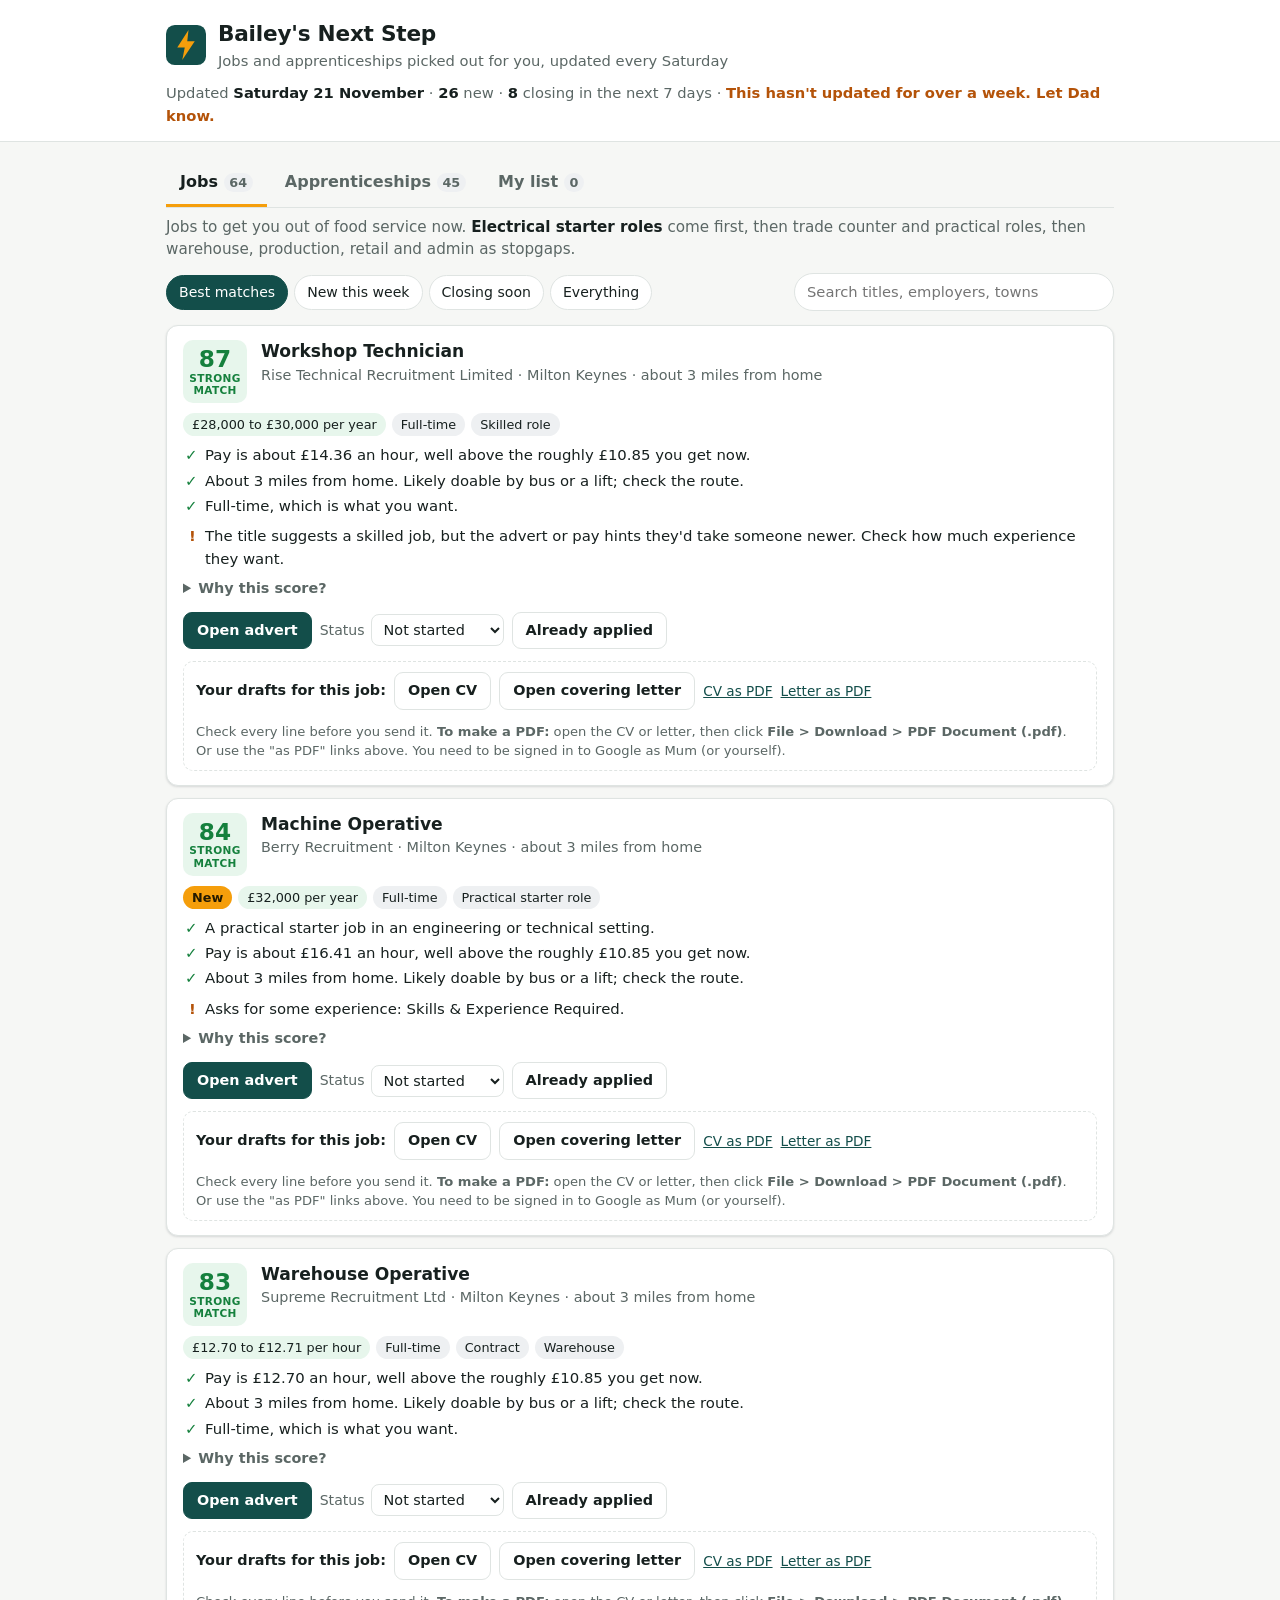
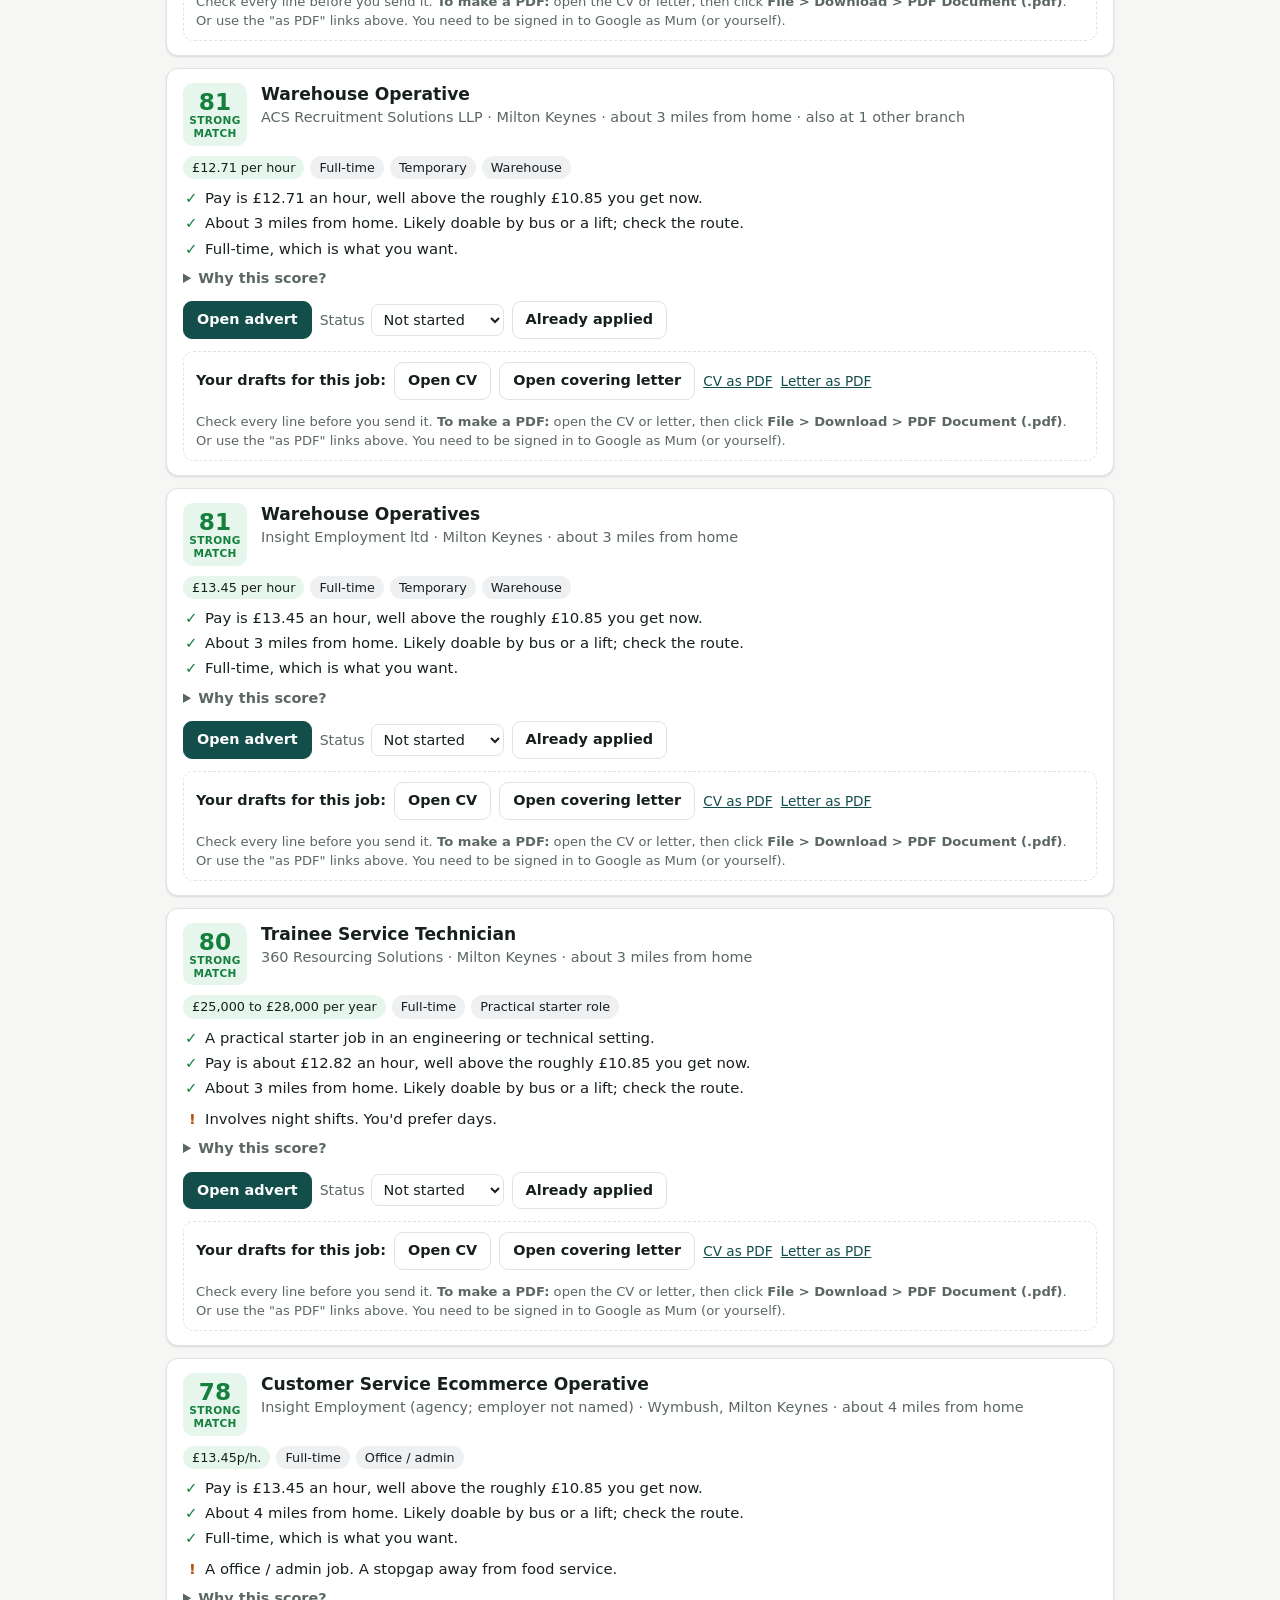
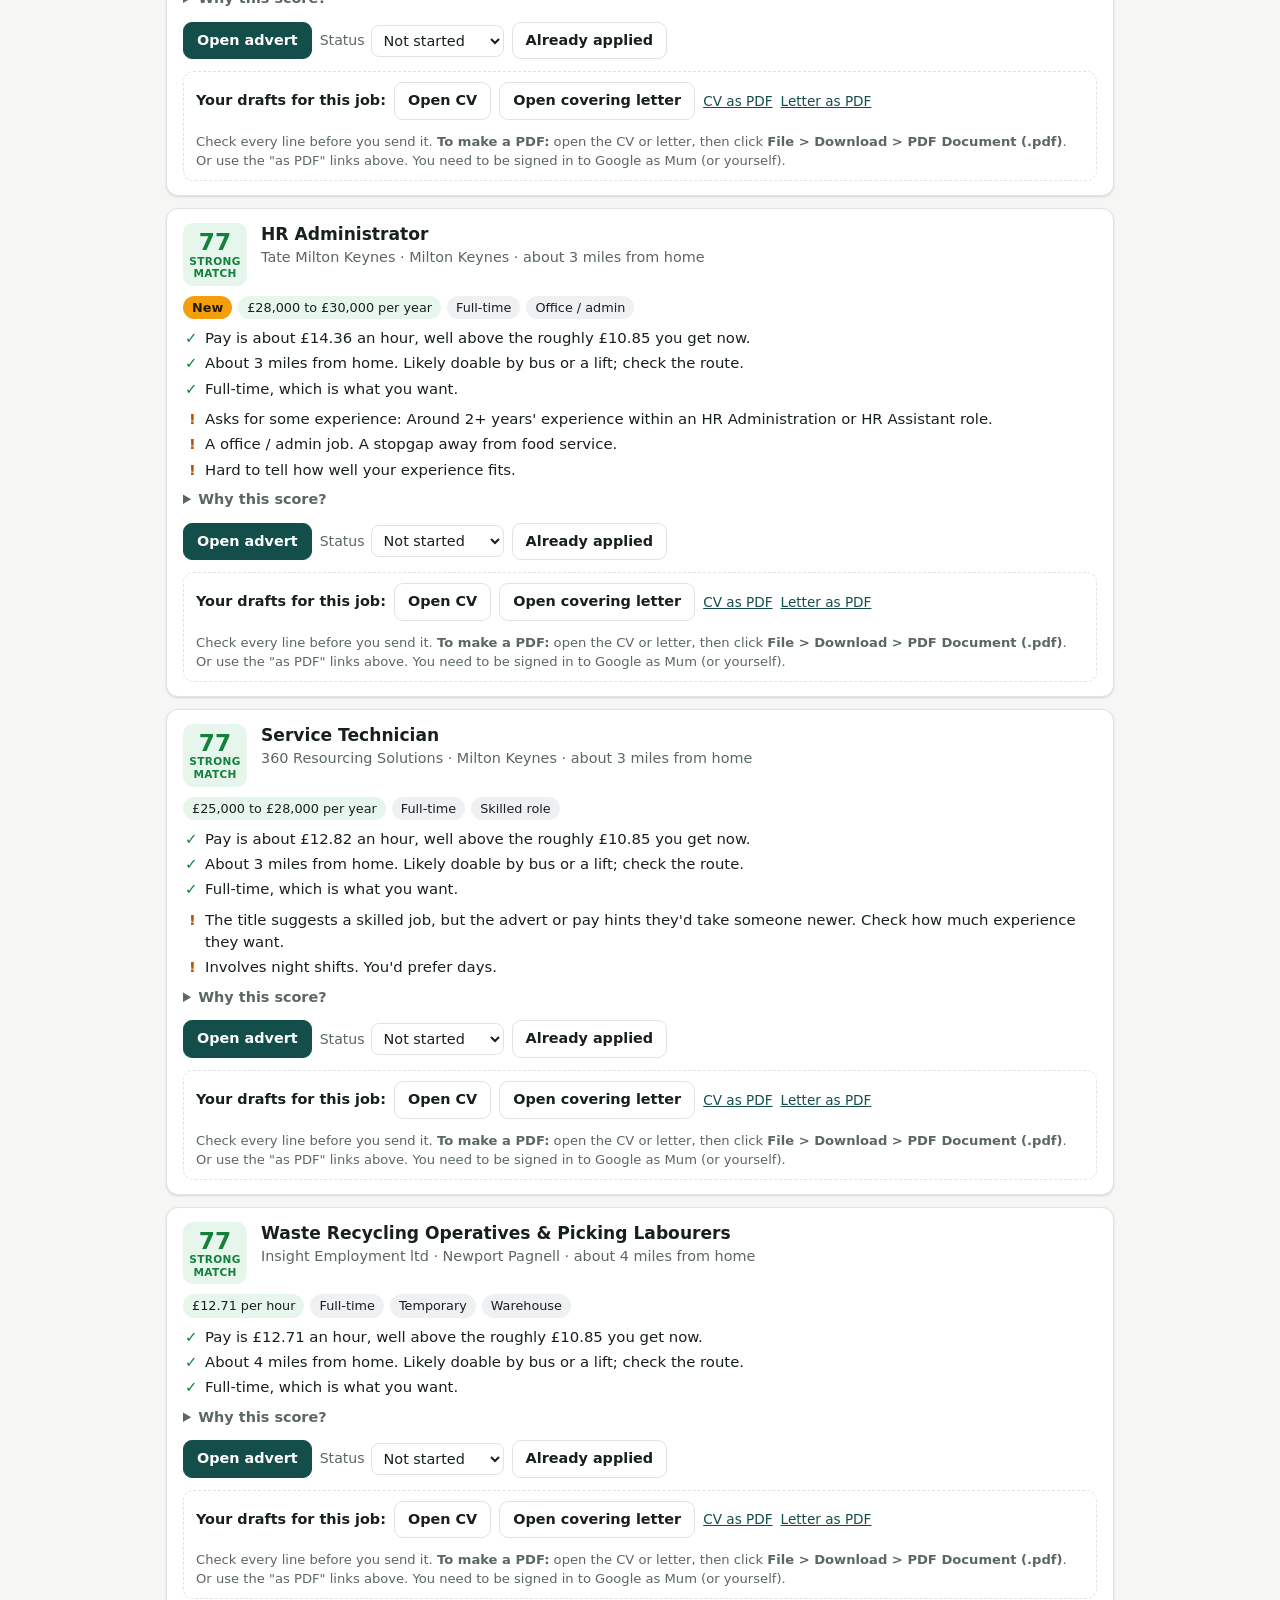
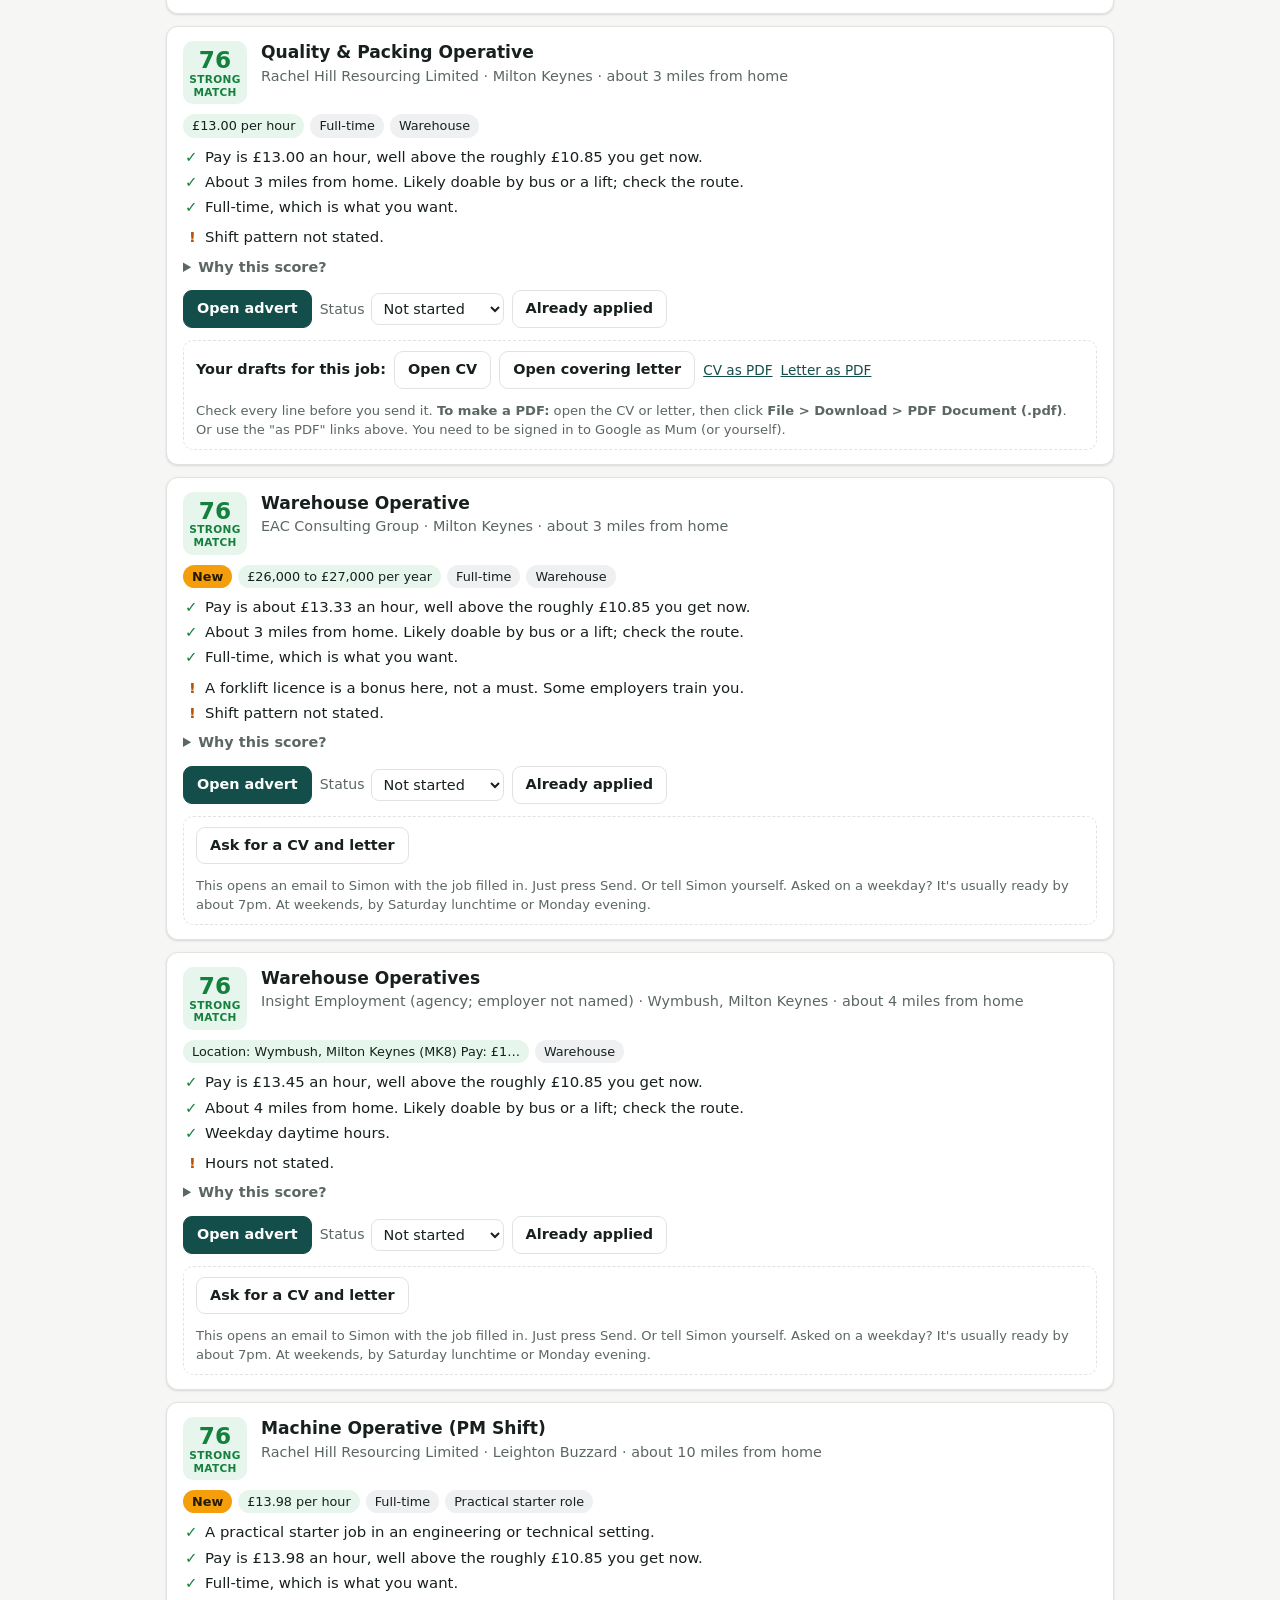
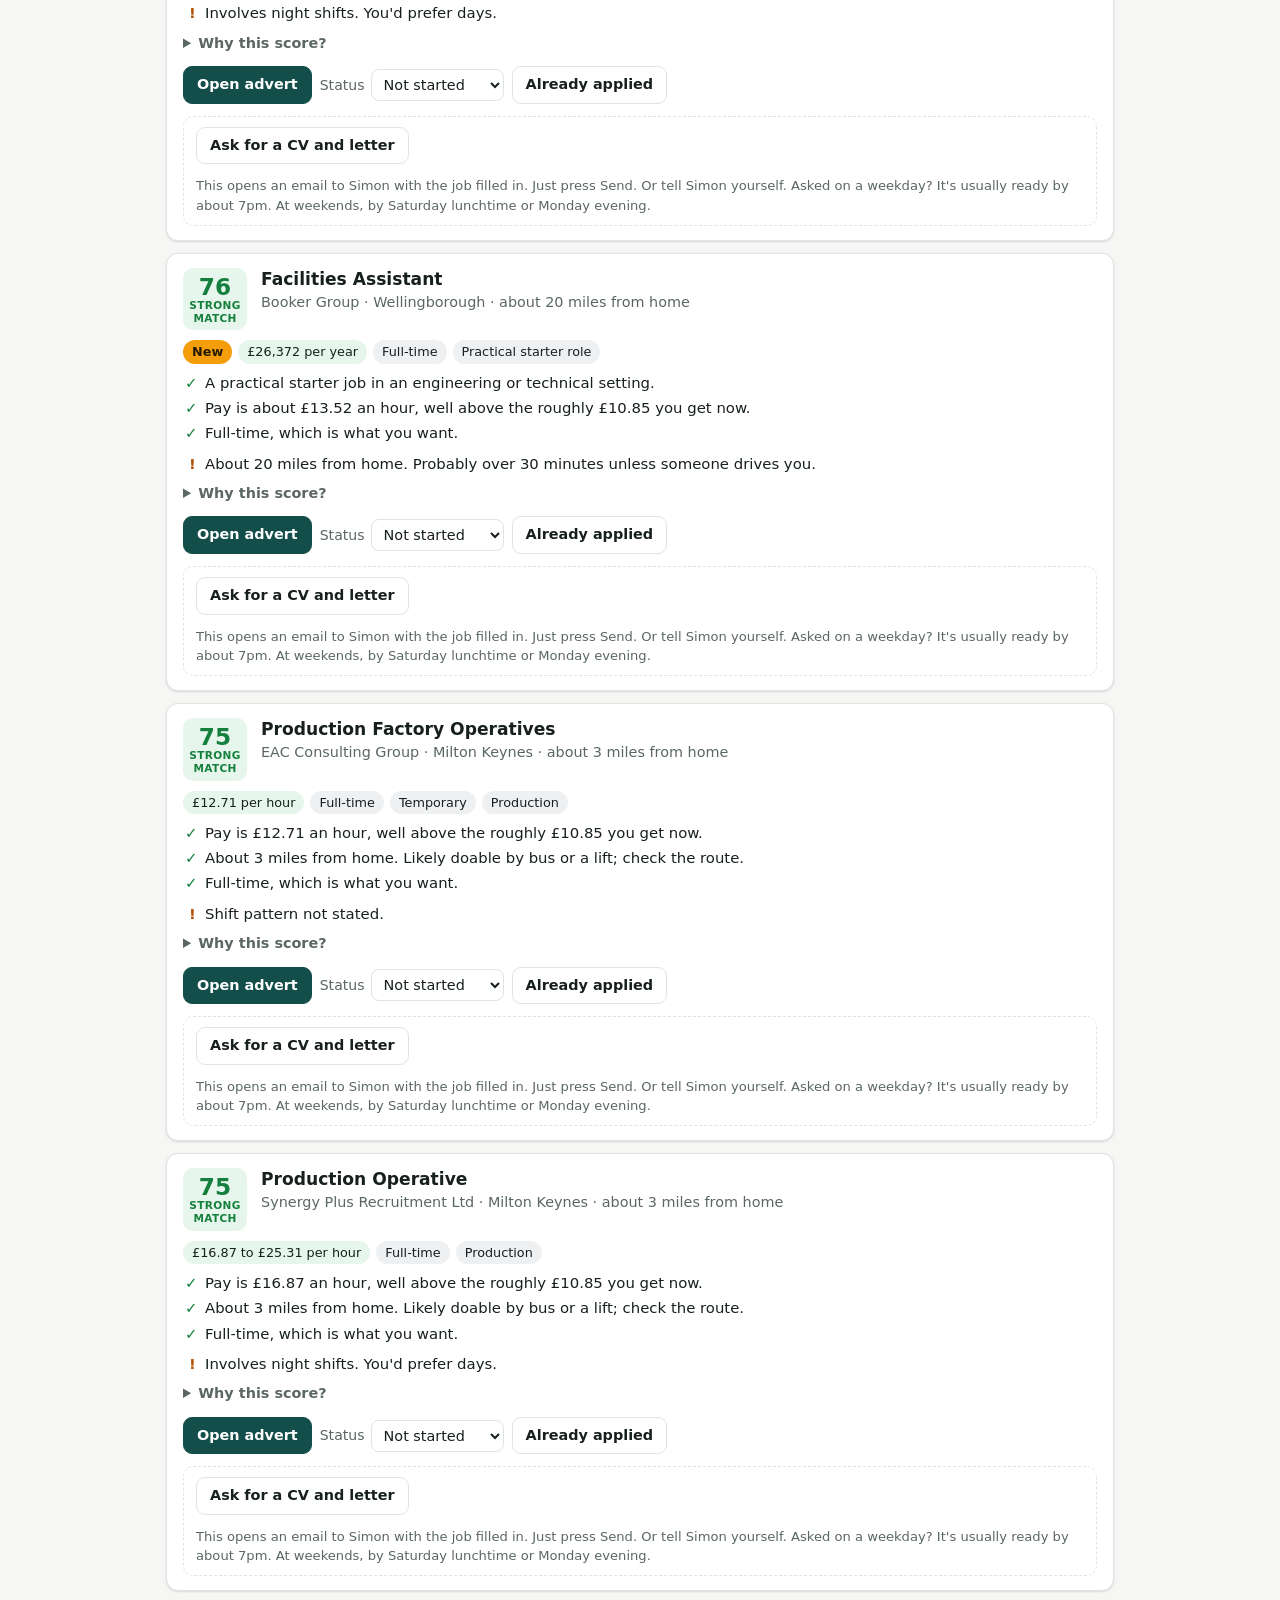
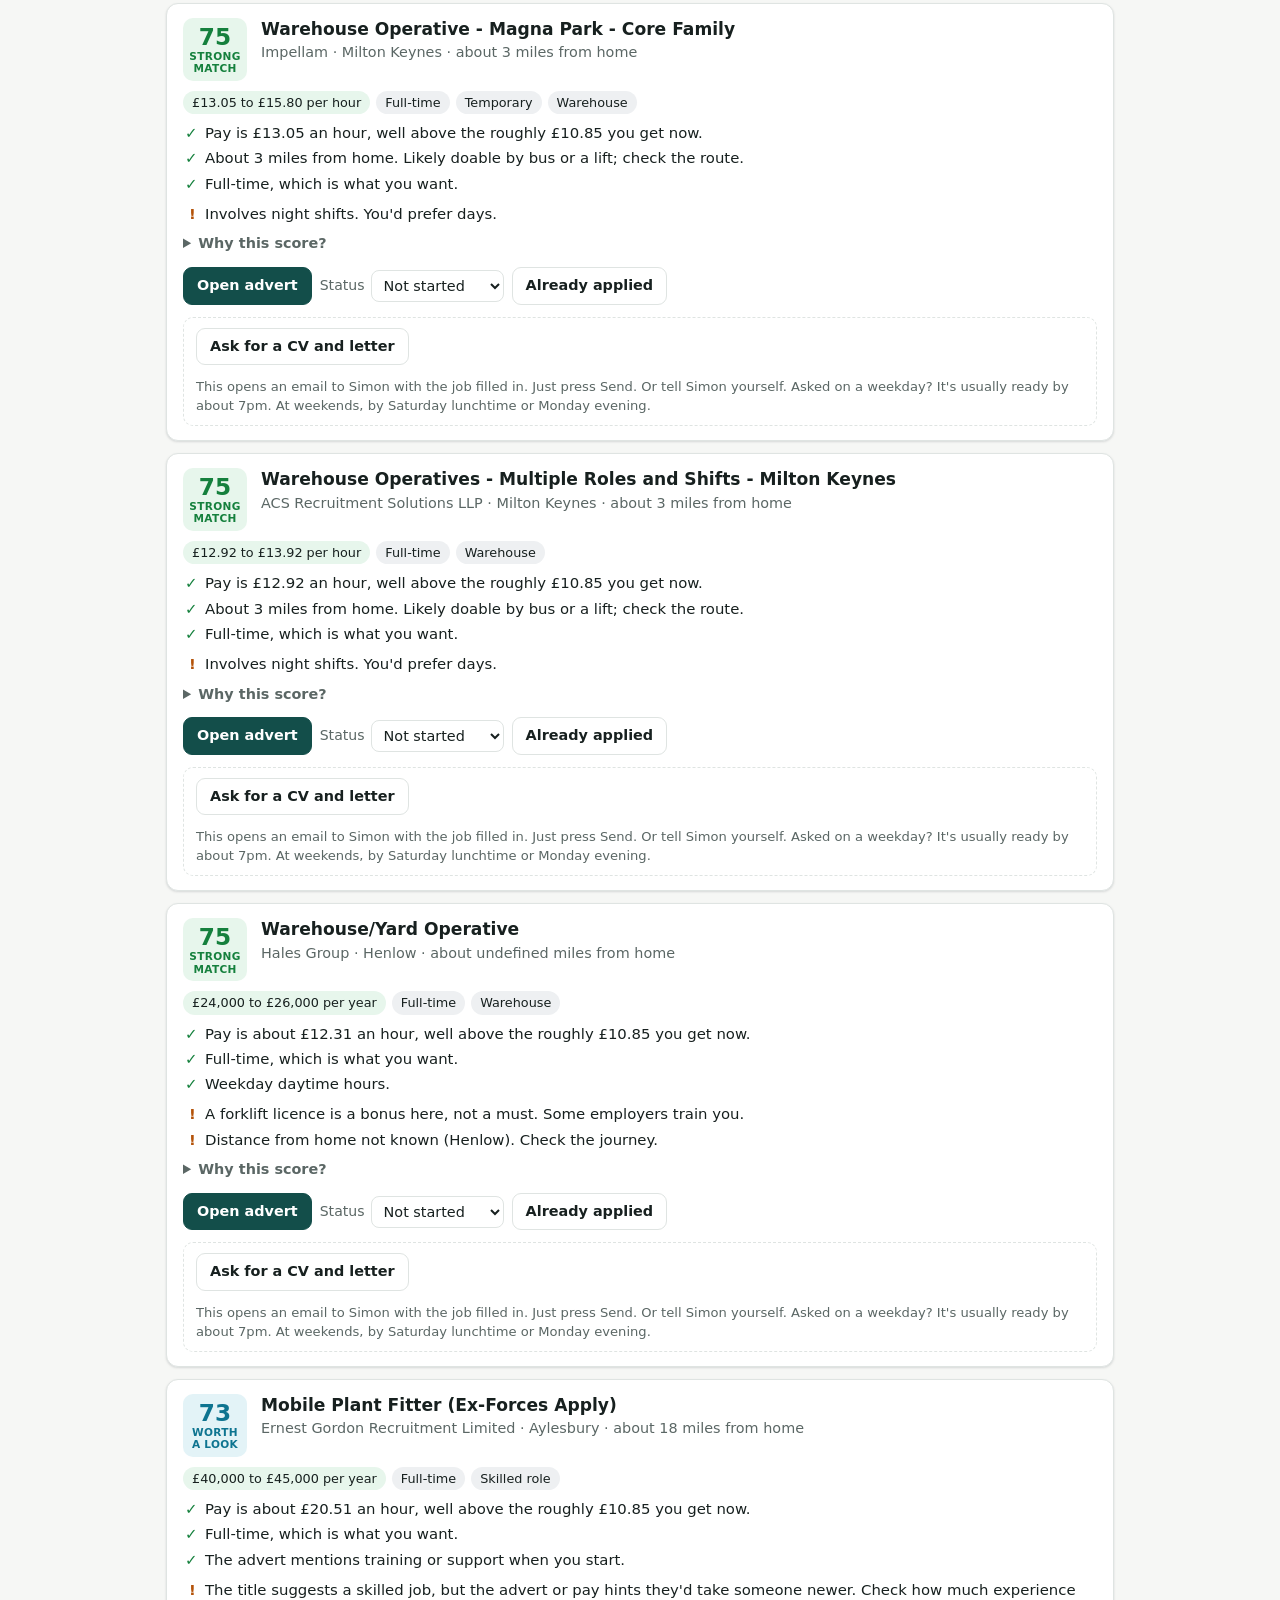
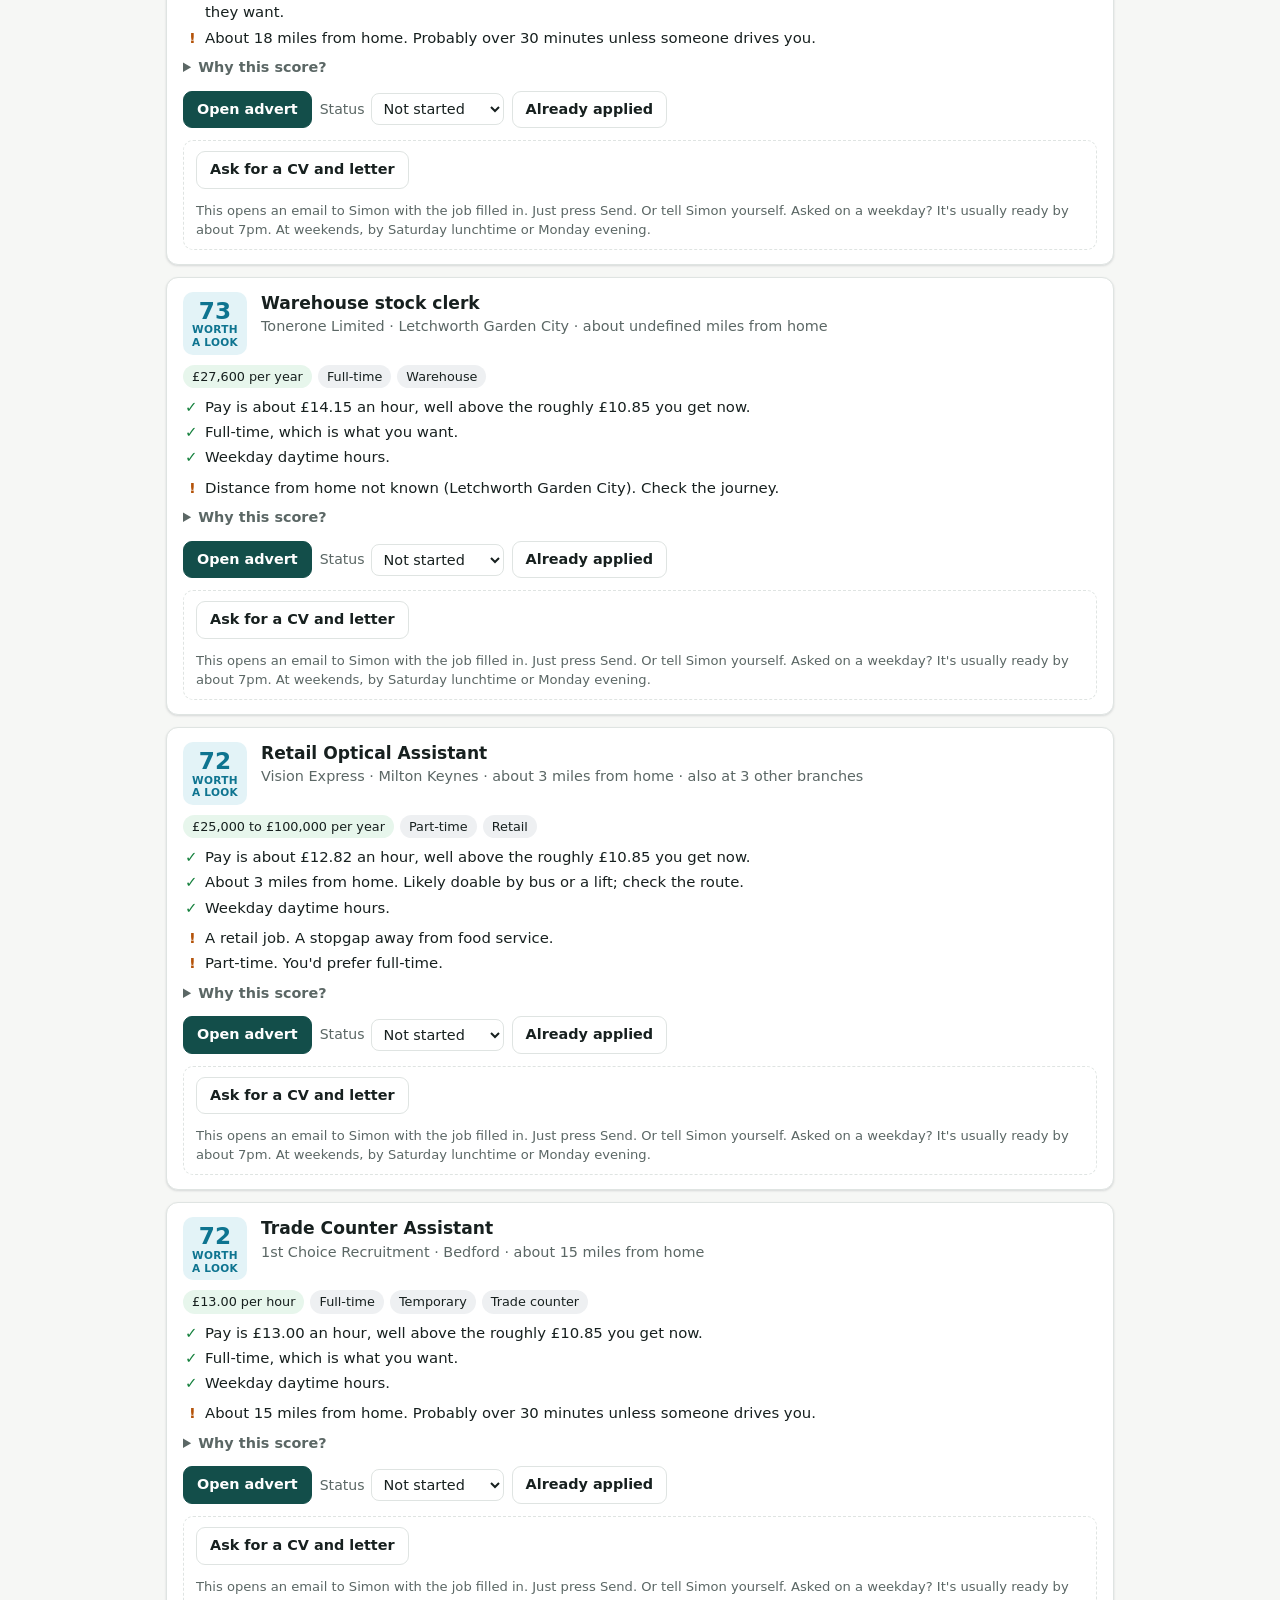
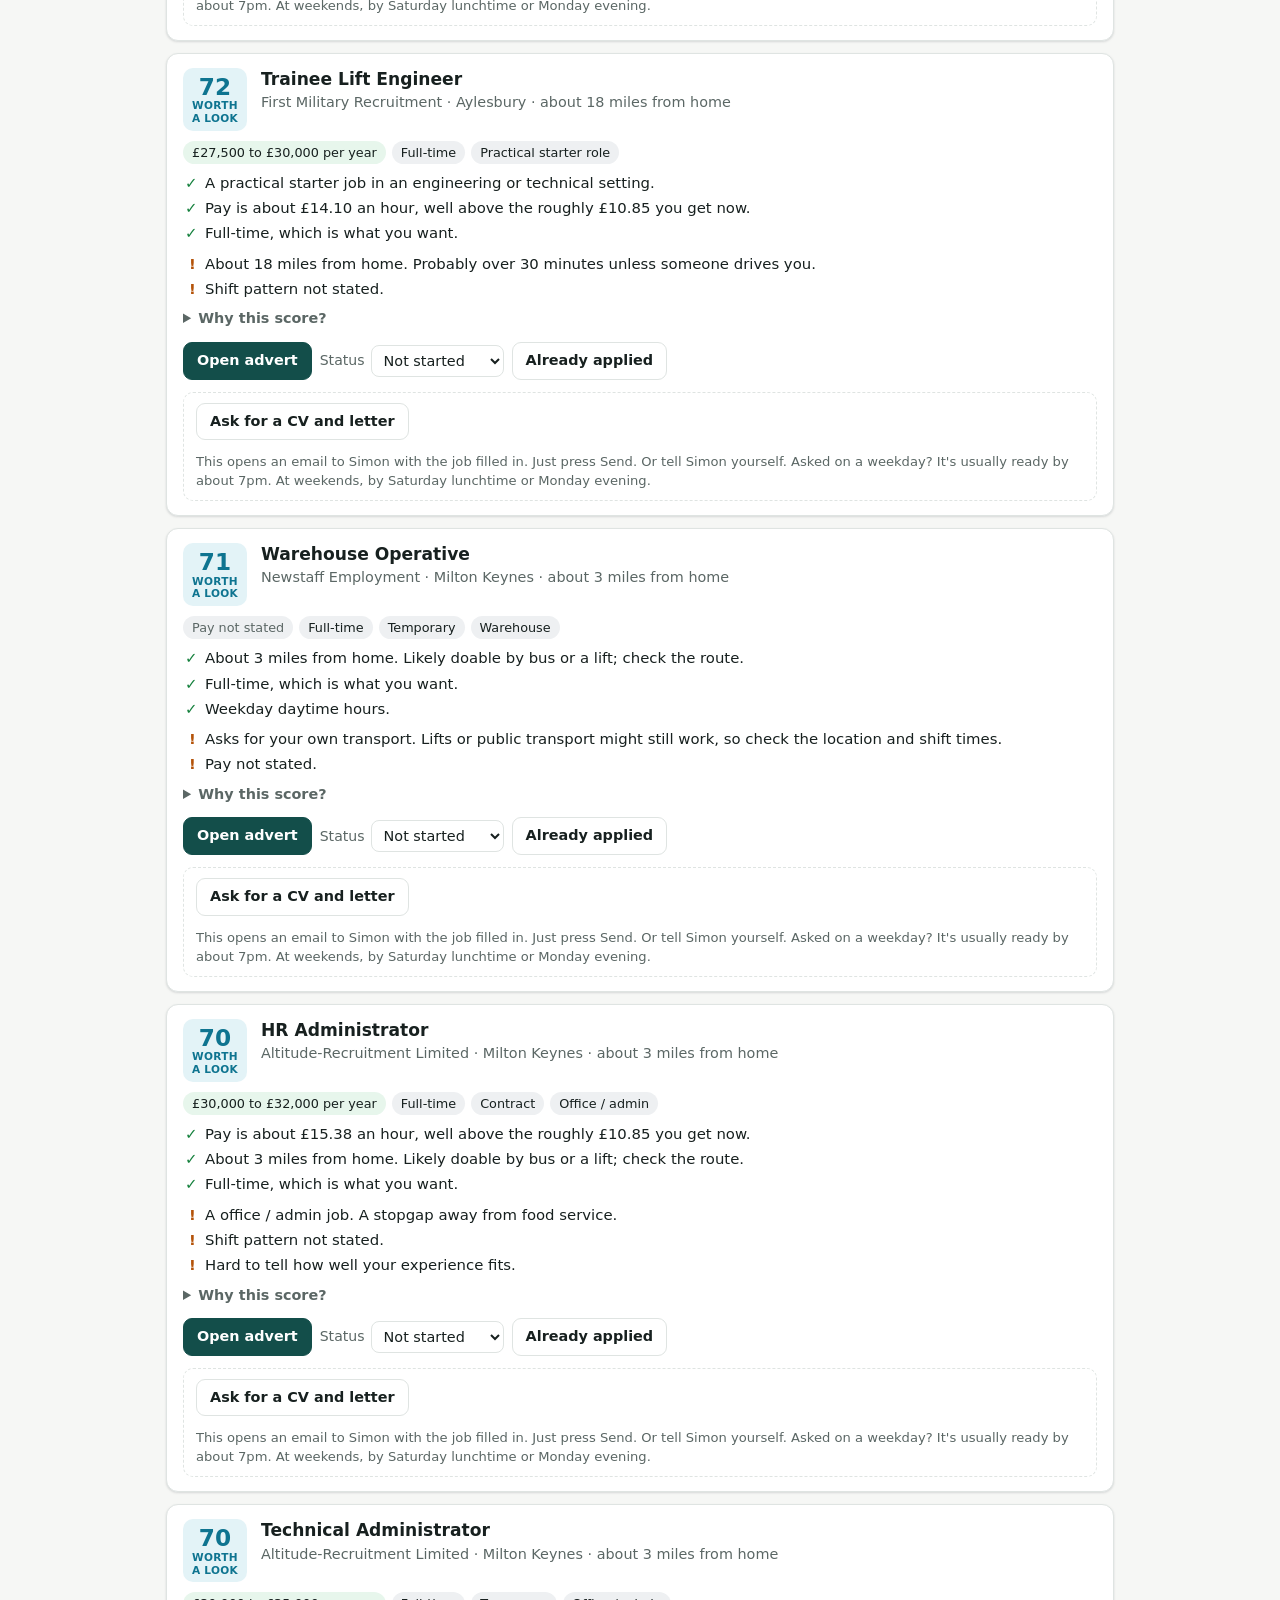
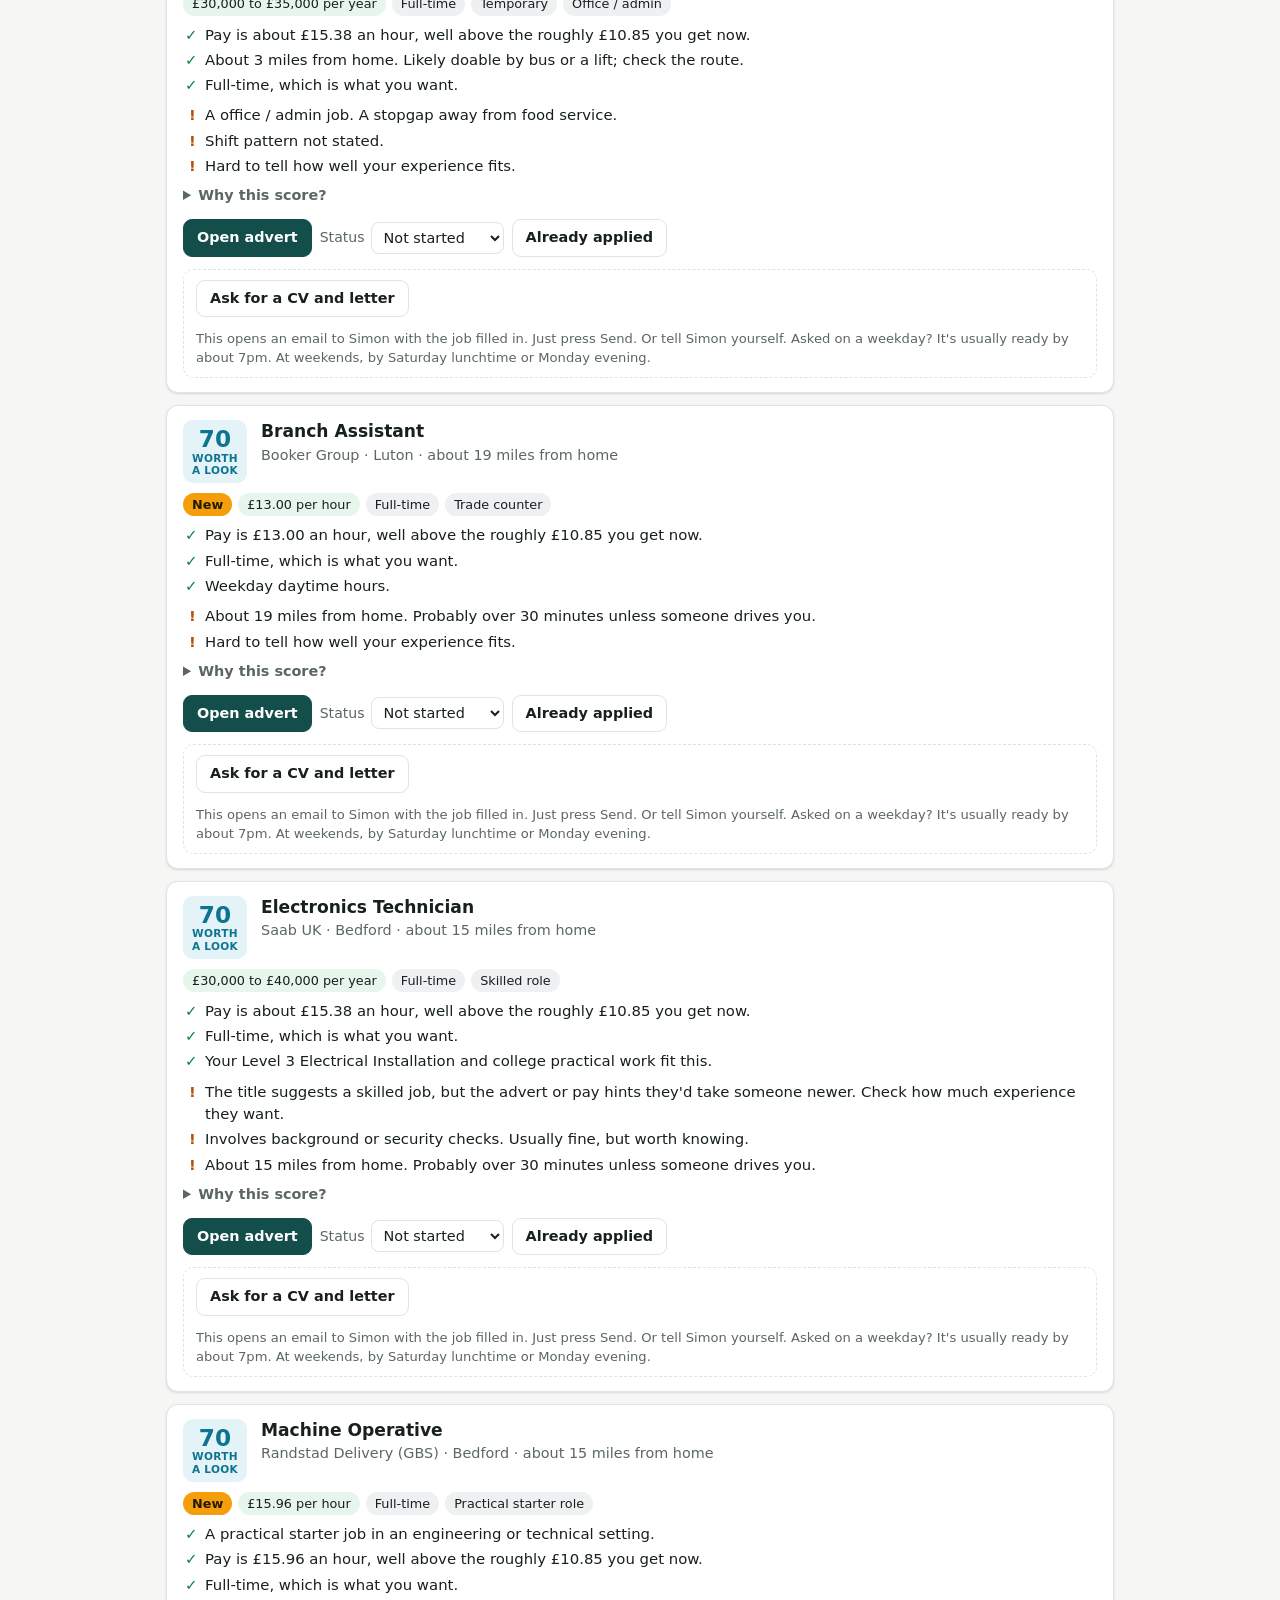
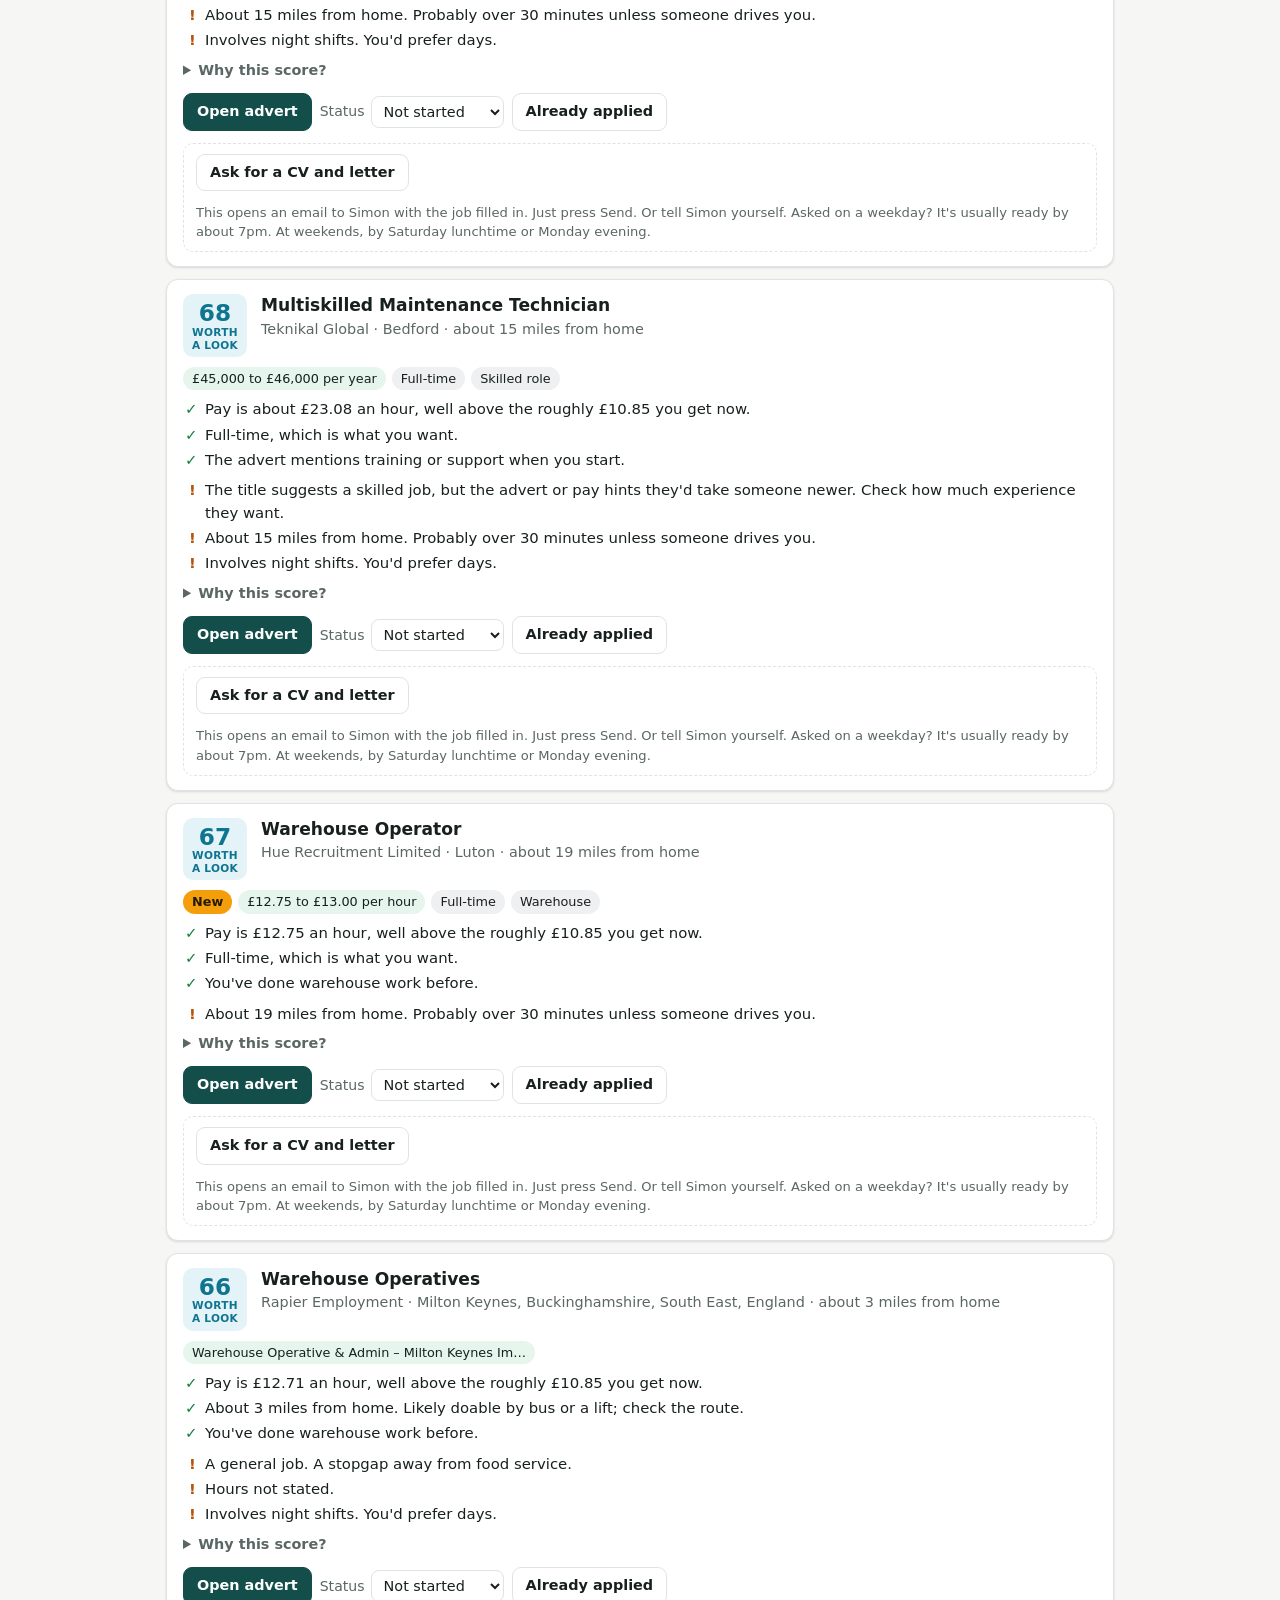
<file: index.html>
<!doctype html>
<html lang="en-GB">
<head>
<meta charset="utf-8">
<meta name="viewport" content="width=device-width, initial-scale=1">
<meta name="robots" content="noindex, nofollow">
<title>Bailey's Next Step</title>
<meta name="description" content="Jobs and apprenticeships picked out for Bailey, updated every Saturday.">
<link rel="icon" href="data:image/svg+xml,%3Csvg xmlns='http://www.w3.org/2000/svg' viewBox='0 0 32 32'%3E%3Crect width='32' height='32' rx='7' fill='%23134e4a'/%3E%3Cpath d='M18 4 9 18h6l-2 10 10-15h-6z' fill='%23fbbf24'/%3E%3C/svg%3E">
<link rel="stylesheet" href="assets/style.css?v=3">
</head>
<body>
<header class="top">
  <div class="wrap">
    <div class="brand">
      <svg viewBox="0 0 32 32" aria-hidden="true"><rect width="32" height="32" rx="7" fill="var(--brand)"/><path d="M18 4 9 18h6l-2 10 10-15h-6z" fill="var(--accent)"/></svg>
      <div>
        <h1>Bailey's Next Step</h1>
        <p class="sub">Jobs and apprenticeships picked out for you, updated every Saturday</p>
      </div>
    </div>
    <p id="status-line" class="status-line" aria-live="polite">Loading…</p>
  </div>
</header>

<main class="wrap">
  <nav class="tabs" role="tablist" aria-label="Lists">
    <button role="tab" data-tab="job" aria-selected="true">Jobs <span class="count" id="count-job"></span></button>
    <button role="tab" data-tab="apprenticeship" aria-selected="false">Apprenticeships <span class="count" id="count-apprenticeship"></span></button>
    <button role="tab" data-tab="mine" aria-selected="false">My list <span class="count" id="count-mine"></span></button>
  </nav>

  <section id="intro" class="intro"></section>

  <div class="controls" id="controls">
    <div class="chips" role="radiogroup" aria-label="Show">
      <button class="chip" data-show="best" aria-pressed="true">Best matches</button>
      <button class="chip" data-show="new" aria-pressed="false">New this week</button>
      <button class="chip" data-show="closing" aria-pressed="false">Closing soon</button>
      <button class="chip" data-show="all" aria-pressed="false">Everything</button>
    </div>
    <input type="search" id="q" placeholder="Search titles, employers, towns" aria-label="Search">
  </div>

  <div id="list" class="list"></div>

  <section class="panel" id="add-panel" hidden>
    <h2>Add a job you found elsewhere</h2>
    <p class="muted">It goes on your list so you can track it. Send the link to Dad if you want it scored or a CV written for it.</p>
    <form id="add-form">
      <label>Job title <input name="title" required maxlength="120"></label>
      <label>Employer <input name="employer" maxlength="120"></label>
      <label>Link to the advert <input name="url" type="url" placeholder="https://"></label>
      <label>Lane
        <select name="lane"><option value="job">Job</option><option value="apprenticeship">Apprenticeship</option></select>
      </label>
      <label>Already applied? <select name="stage"><option value="saved">No, just saving it</option><option value="applied">Yes, I've applied</option></select></label>
      <div class="row"><button type="submit" class="btn primary">Add to my list</button><button type="button" class="btn" id="add-cancel">Cancel</button></div>
    </form>
  </section>
</main>

<footer class="foot">
  <div class="wrap">
    <div class="foot-actions">
      <a class="btn" id="docs-link" href="#" target="_blank" rel="noopener" hidden>Your CVs and letters</a>
      <button class="btn" id="add-open">Add a job you found</button>
      <button class="btn" id="backup">Back up my progress</button>
      <label class="btn file">Restore a backup<input type="file" id="restore" accept="application/json"></label>
    </div>
    <p class="muted small">Your ticks, notes and statuses are saved in this browser on this device only. Use <b>Back up</b> to move them to another phone or laptop.
    Scores are a guide to help you pick, not the chance of getting the job. Always read the full advert before applying. Nothing is ever applied for or sent for you.</p>
    <p class="muted small" id="sources-line"></p>
  </div>
</footer>

<template id="card-tpl">
  <article class="card">
    <div class="card-head">
      <div class="score"><span class="score-num"></span><span class="score-band"></span></div>
      <div class="card-title">
        <h3><a class="title-link" target="_blank" rel="noopener"></a></h3>
        <p class="meta"></p>
      </div>
    </div>
    <div class="tags"></div>
    <ul class="why"></ul>
    <ul class="gaps"></ul>
    <details class="more">
      <summary>Why this score?</summary>
      <div class="more-body"></div>
    </details>
    <div class="actions">
      <a class="btn primary open" target="_blank" rel="noopener">Open advert</a>
      <label class="stage-wrap">Status
        <select class="stage">
          <option value="">Not started</option>
          <option value="saved">Saved</option>
          <option value="preparing">Preparing</option>
          <option value="applied">Applied</option>
          <option value="interview">Interview</option>
          <option value="offer">Offer</option>
          <option value="not_for_me">Not for me</option>
          <option value="unsuccessful">Unsuccessful</option>
        </select>
      </label>
      <button class="btn applied-btn">Already applied</button>
    </div>
    <div class="docs" hidden>
      <div class="docs-have" hidden>
        <span class="docs-label">Your drafts for this job:</span>
        <a class="btn doc-cv" target="_blank" rel="noopener">Open CV</a>
        <a class="btn doc-letter" target="_blank" rel="noopener">Open covering letter</a>
        <a class="small pdf-cv">CV as PDF</a>
        <a class="small pdf-letter">Letter as PDF</a>
        <p class="docs-help">Check every line before you send it. <b>To make a PDF:</b> open the CV or letter, then click <b>File &gt; Download &gt; PDF Document (.pdf)</b>. Or use the "as PDF" links above. You need to be signed in to Google as Mum (or yourself).</p>
      </div>
      <div class="docs-ask" hidden>
        <a class="btn ask-letter" target="_blank" rel="noopener">Ask for a CV and letter</a>
        <span class="docs-asked small" hidden></span>
        <p class="docs-help">This opens an email to Simon with the job filled in. Just press Send. Or tell Simon yourself. Asked on a weekday? It's usually ready by about 7pm. At weekends, by Saturday lunchtime or Monday evening.</p>
      </div>
    </div>
    <div class="track" hidden>
      <div class="ready">
        <span class="muted small">Ready to apply?</span>
        <label><input type="checkbox" data-ready="cv"> CV ready</label>
        <label><input type="checkbox" data-ready="letter"> Covering letter ready</label>
        <label><input type="checkbox" data-ready="questions"> Questions answered</label>
      </div>
      <label class="applied-on" hidden>Date applied (optional) <input type="date" class="applied-date"></label>
      <label class="note-wrap">Notes <textarea class="note" rows="2" placeholder="Anything to remember: who you spoke to, interview date…"></textarea></label>
    </div>
  </article>
</template>

<script src="assets/app.js?v=3"></script>
</body>
</html>
</file>
<file: assets/style.css>
:root {
  --bg: #f6f7f5; --surface: #ffffff; --ink: #17201f; --muted: #5b6765; --line: #dfe4e2;
  --brand: #134e4a; --brand-ink: #ffffff; --accent: #f59e0b; --accent-soft: #fff4dc;
  --good: #15803d; --good-soft: #e7f6ec; --ok: #0e7490; --ok-soft: #e3f3f7;
  --weak: #6b7280; --weak-soft: #eef0f2; --warn: #b45309; --warn-soft: #fdf1e1;
  --bad: #b91c1c; --bad-soft: #fde8e8; --focus: #2563eb;
  --radius: 12px; --shadow: 0 1px 2px rgba(16,24,40,.06), 0 1px 3px rgba(16,24,40,.08);
}
@media (prefers-color-scheme: dark) {
  :root:not([data-theme="light"]) {
    --bg: #0f1514; --surface: #172120; --ink: #e8efed; --muted: #9fb0ad; --line: #2a3735;
    --brand: #2dd4bf; --brand-ink: #062a27; --accent: #fbbf24; --accent-soft: #3a2e12;
    --good: #4ade80; --good-soft: #12301f; --ok: #38bdf8; --ok-soft: #0f2a36;
    --weak: #a3aab3; --weak-soft: #222a30; --warn: #fbbf24; --warn-soft: #33270f;
    --bad: #f87171; --bad-soft: #3a1717; --shadow: none;
  }
}
:root[data-theme="dark"] {
  --bg: #0f1514; --surface: #172120; --ink: #e8efed; --muted: #9fb0ad; --line: #2a3735;
  --brand: #2dd4bf; --brand-ink: #062a27; --accent: #fbbf24; --accent-soft: #3a2e12;
  --good: #4ade80; --good-soft: #12301f; --ok: #38bdf8; --ok-soft: #0f2a36;
  --weak: #a3aab3; --weak-soft: #222a30; --warn: #fbbf24; --warn-soft: #33270f;
  --bad: #f87171; --bad-soft: #3a1717; --shadow: none;
}
* { box-sizing: border-box; }
[hidden] { display: none !important; }
html { -webkit-text-size-adjust: 100%; }
body { margin: 0; background: var(--bg); color: var(--ink); font: 16px/1.5 system-ui, -apple-system, "Segoe UI", Roboto, sans-serif; }
.wrap { max-width: 980px; margin: 0 auto; padding: 0 16px; }
a { color: inherit; }
:focus-visible { outline: 3px solid var(--focus); outline-offset: 2px; border-radius: 6px; }

.top { background: var(--surface); border-bottom: 1px solid var(--line); padding: 18px 0 14px; }
.brand { display: flex; gap: 12px; align-items: center; }
.brand svg { width: 40px; height: 40px; flex: none; }
.brand h1 { margin: 0; font-size: 1.35rem; letter-spacing: -.01em; }
.sub { margin: 0; color: var(--muted); font-size: .92rem; }
.status-line { margin: 10px 0 0; font-size: .92rem; color: var(--muted); }
.status-line b { color: var(--ink); }
.status-line .warn { color: var(--warn); font-weight: 600; }

.tabs { display: flex; gap: 4px; margin: 18px 0 8px; border-bottom: 1px solid var(--line); overflow-x: auto; }
.tabs button { appearance: none; border: 0; background: none; color: var(--muted); font: inherit; font-weight: 600; padding: 10px 14px; border-bottom: 3px solid transparent; cursor: pointer; white-space: nowrap; }
.tabs button[aria-selected="true"] { color: var(--ink); border-bottom-color: var(--accent); }
.count { display: inline-block; min-width: 1.6em; padding: 0 .45em; border-radius: 999px; background: var(--weak-soft); color: var(--muted); font-size: .8rem; text-align: center; }

.intro { color: var(--muted); font-size: .95rem; margin: 6px 0 12px; }
.intro b { color: var(--ink); }

.controls { display: flex; flex-wrap: wrap; gap: 10px; align-items: center; justify-content: space-between; margin-bottom: 14px; }
.chips { display: flex; flex-wrap: wrap; gap: 6px; }
.chip { appearance: none; border: 1px solid var(--line); background: var(--surface); color: var(--ink); font: inherit; font-size: .88rem; padding: 6px 12px; border-radius: 999px; cursor: pointer; }
.chip[aria-pressed="true"] { background: var(--brand); color: var(--brand-ink); border-color: var(--brand); }
#q { flex: 1 1 220px; max-width: 320px; font: inherit; font-size: .92rem; padding: 7px 12px; border: 1px solid var(--line); border-radius: 999px; background: var(--surface); color: var(--ink); }

.list { display: grid; gap: 12px; }
.empty { background: var(--surface); border: 1px dashed var(--line); border-radius: var(--radius); padding: 24px; text-align: center; color: var(--muted); }

.card { background: var(--surface); border: 1px solid var(--line); border-radius: var(--radius); box-shadow: var(--shadow); padding: 14px 16px; }
.card.dim { opacity: .72; }
.card-head { display: flex; gap: 14px; align-items: flex-start; }
.score { flex: none; width: 64px; text-align: center; border-radius: 10px; padding: 6px 4px; background: var(--weak-soft); color: var(--weak); }
.score-num { display: block; font-size: 1.45rem; font-weight: 800; line-height: 1.1; }
.score-band { display: block; font-size: .66rem; font-weight: 700; text-transform: uppercase; letter-spacing: .03em; line-height: 1.2; }
.score.strong { background: var(--good-soft); color: var(--good); }
.score.good { background: var(--ok-soft); color: var(--ok); }
.score.blocked { background: var(--bad-soft); color: var(--bad); }
.card-title { min-width: 0; }
.card h3 { margin: 0; font-size: 1.07rem; line-height: 1.3; }
.card h3 a { text-decoration: none; }
.card h3 a:hover { text-decoration: underline; }
.meta { margin: 2px 0 0; color: var(--muted); font-size: .9rem; overflow-wrap: anywhere; }

.tags { display: flex; flex-wrap: wrap; gap: 6px; margin: 10px 0 4px; }
.tag { font-size: .8rem; padding: 2px 9px; border-radius: 999px; background: var(--weak-soft); color: var(--ink); white-space: nowrap; }
.tag.pay { background: var(--good-soft); }
.tag.unknown { color: var(--muted); }
.tag.new { background: var(--accent); color: #241a00; font-weight: 700; }
.tag.soon { background: var(--warn-soft); color: var(--warn); font-weight: 700; }
.tag.closed { background: var(--bad-soft); color: var(--bad); font-weight: 700; }
.tag.unverified { background: var(--warn-soft); color: var(--warn); }
.tag.mine { background: var(--brand); color: var(--brand-ink); font-weight: 700; }

.why, .gaps { list-style: none; margin: 8px 0 0; padding: 0; font-size: .93rem; }
.why li, .gaps li { position: relative; padding-left: 22px; margin: 3px 0; }
.why li::before { content: "✓"; position: absolute; left: 2px; color: var(--good); font-weight: 800; }
.gaps li::before { content: "!"; position: absolute; left: 6px; color: var(--warn); font-weight: 800; }
.gaps li.stop::before { content: "✕"; left: 3px; color: var(--bad); }

.more { margin-top: 8px; font-size: .9rem; }
.more summary { cursor: pointer; color: var(--muted); font-weight: 600; }
.more-body { margin-top: 8px; }
.factors { width: 100%; border-collapse: collapse; }
.factors td { padding: 5px 6px; border-top: 1px solid var(--line); vertical-align: top; }
.factors td.pts { white-space: nowrap; font-variant-numeric: tabular-nums; font-weight: 700; width: 70px; }
.checks { list-style: none; padding: 0; margin: 8px 0 0; }
.checks li { margin: 3px 0; }
.res { display: inline-block; min-width: 72px; font-size: .75rem; font-weight: 700; text-transform: uppercase; }
.res.met { color: var(--good); } .res.check { color: var(--warn); } .res.not_met { color: var(--bad); }

.actions { display: flex; flex-wrap: wrap; gap: 8px; align-items: center; margin-top: 12px; }
.btn { appearance: none; display: inline-flex; align-items: center; gap: 6px; border: 1px solid var(--line); background: var(--surface); color: var(--ink); font: inherit; font-size: .9rem; font-weight: 600; padding: 7px 13px; border-radius: 9px; cursor: pointer; text-decoration: none; }
.btn:hover { border-color: var(--muted); }
.btn.primary { background: var(--brand); border-color: var(--brand); color: var(--brand-ink); }
.btn.file input { display: none; }
.stage-wrap { display: inline-flex; align-items: center; gap: 6px; font-size: .88rem; color: var(--muted); }
.stage-wrap select, .track input[type=date], .panel input, .panel select { font: inherit; font-size: .9rem; padding: 6px 8px; border: 1px solid var(--line); border-radius: 8px; background: var(--surface); color: var(--ink); }

.track { margin-top: 10px; padding-top: 10px; border-top: 1px dashed var(--line); display: grid; gap: 8px; font-size: .9rem; }
.ready { display: flex; flex-wrap: wrap; gap: 6px 14px; align-items: center; }
.note-wrap, .applied-on { display: grid; gap: 4px; color: var(--muted); }
.note { font: inherit; font-size: .92rem; width: 100%; padding: 7px 9px; border: 1px solid var(--line); border-radius: 8px; background: var(--surface); color: var(--ink); resize: vertical; }

.panel { background: var(--surface); border: 1px solid var(--line); border-radius: var(--radius); padding: 16px; margin: 16px 0; }
.panel h2 { margin: 0 0 4px; font-size: 1.1rem; }
.panel form { display: grid; gap: 10px; max-width: 480px; }
.panel label { display: grid; gap: 4px; font-size: .9rem; color: var(--muted); }
.row { display: flex; gap: 8px; }

.foot { margin-top: 28px; padding: 18px 0 30px; border-top: 1px solid var(--line); background: var(--surface); }
.foot-actions { display: flex; flex-wrap: wrap; gap: 8px; margin-bottom: 10px; }
.muted { color: var(--muted); }
.small { font-size: .85rem; }

@media (max-width: 520px) {
  .brand h1 { font-size: 1.15rem; }
  .card { padding: 12px; }
  .score { width: 54px; }
  .score-num { font-size: 1.25rem; }
  #q { max-width: none; }
}

/* CV and letter drafts */
.docs { margin-top: 12px; padding: 10px 12px; border: 1px dashed var(--line); border-radius: 10px; }
.docs-have, .docs-ask { display: flex; flex-wrap: wrap; gap: 8px; align-items: center; }
.docs-label { font-weight: 600; font-size: .9rem; }
.docs a.small { color: var(--brand); font-size: .85rem; }
.docs-help { flex-basis: 100%; margin: 4px 0 0; font-size: .82rem; color: var(--muted); line-height: 1.45; }
</file>
